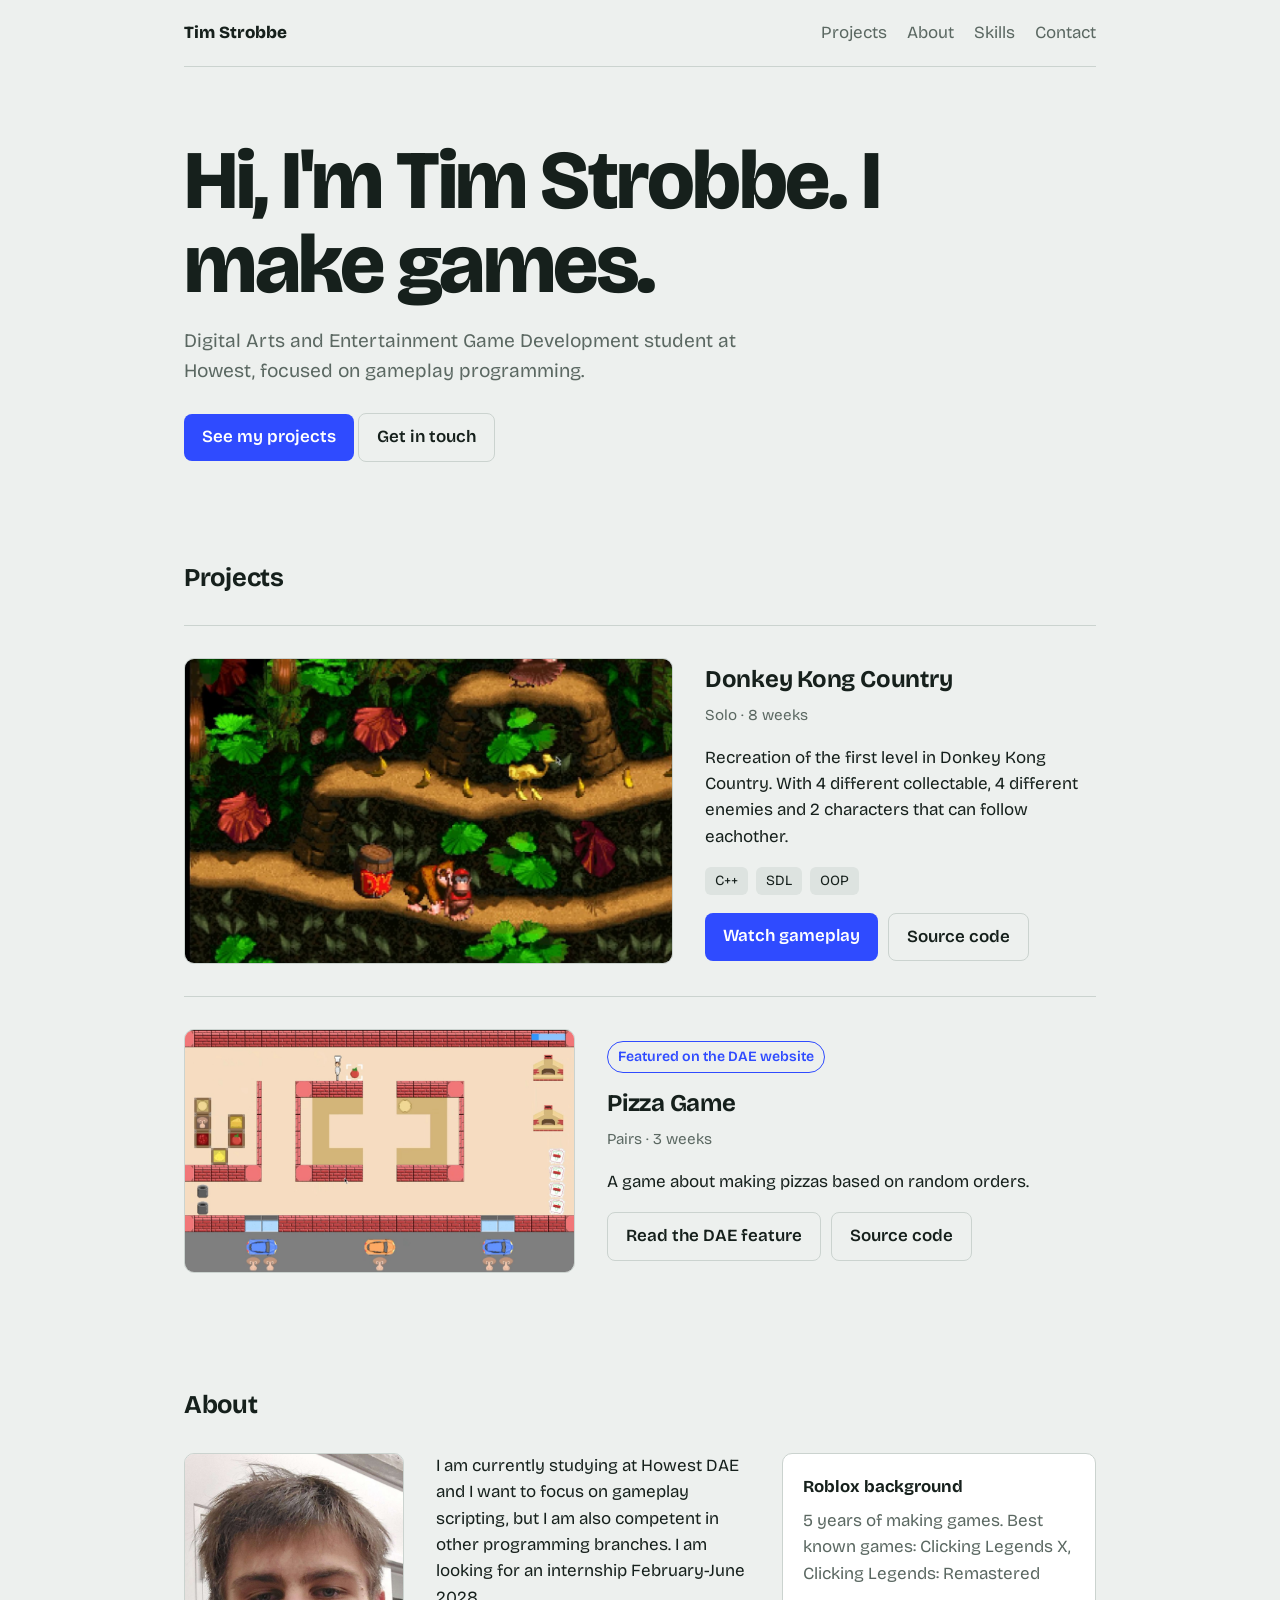
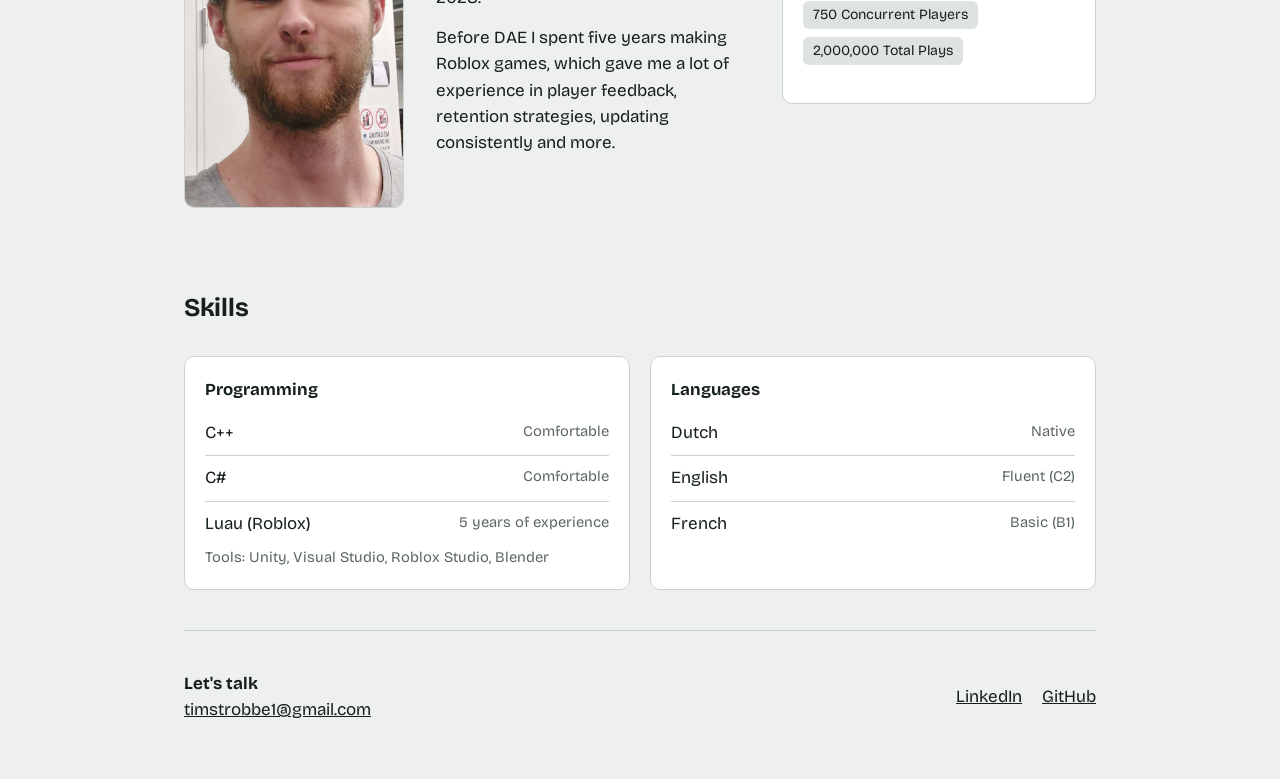
<file: index.html>
<!DOCTYPE html>
<html lang="en">
<head>
  <meta charset="utf-8">
  <title>Tim Strobbe – Game Developer Portfolio</title>
  <meta name="description" content="Portfolio of Tim Strobbe, gameplay programmer and Digital Arts and Entertainment student at Howest.">

  <!-- Google Font -->
  <link rel="stylesheet" href="https://fonts.googleapis.com/css2?family=Bricolage+Grotesque:opsz,wght@12..96,400;12..96,600;12..96,800&display=swap">

  <!-- Your styles -->
  <link rel="stylesheet" href="style.css">
</head>
<body>
<div class="wrap">

  <!-- <div class="note">Template preview: grey boxes mark where your screenshots go. Replace all placeholder text with your own.</div> -->

  <!-- ===== NAVIGATION ===== -->
  <nav>
    <a class="name" href="#top">Tim Strobbe</a>
    <div class="links">
      <a href="#projects">Projects</a>
      <a href="#about">About</a>
      <a href="#skills">Skills</a>
      <a href="#contact">Contact</a>
    </div>
  </nav>

  <!-- ===== HERO ===== -->
  <header class="hero" id="top">
    <h1>Hi, I'm Tim Strobbe. I make games.</h1>
    <p class="lead">Digital Arts and Entertainment Game Development student at Howest, focused on gameplay programming.</p>
    <a class="btn" href="#projects">See my projects</a>
    <a class="btn ghost" href="#contact">Get in touch</a>
  </header>

  <!-- ===== PROJECTS ===== -->
  <section id="projects">
    <h2>Projects</h2>

    <!-- Project 1 -->
    <article class="project">
      <div class="shot">
        <img src="images/DonkeyKongCountry.jpg">
      </div>
      <div>
        <!-- <span class="inProgressBadge">In progress</span> -->
        <h3>Donkey Kong Country</h3>
        <p class="meta">Solo · 8 weeks</p>
        <p>Recreation of the first level in Donkey Kong Country. With 4 different collectable, 4 different enemies and 2 characters that can follow eachother.</p>
        <ul class="tags">
          <li>C++</li>
          <li>SDL</li>
          <li>OOP</li>
        </ul>
        <div class="actions">
          <a class="btn" href="https://www.youtube.com/watch?v=zUKhITFQ8gw">Watch gameplay</a>
          <a class="btn ghost" href="https://github.com/TTimothyR/DonkeyKongCountry">Source code</a>
        </div>
      </div>
    </article>

    <!-- Project 2 -->
    <article class="project small">
      <div class="shot">
        <img src="images/PizzaGame.jpg">
      </div>
      <div>
        <span class="badge">Featured on the DAE website</span>
        <h3>Pizza Game</h3>
        <p class="meta">Pairs · 3 weeks</p>
        <p>A game about making pizzas based on random orders.</p>
        <div class="actions">
          <a class="btn ghost" href="https://www.digitalartsandentertainment.be/page/22/Programming+1">Read the DAE feature</a>
          <a class="btn ghost" href="https://github.com/TTimothyR/PizzaGame">Source code</a>
        </div>
      </div>
    </article>
  </section>

  <!-- ===== ABOUT ===== -->
  <section id="about">
    <h2>About</h2>
    <div class="about">
      <div class="portrait">
        <img src="images/Picture.jpg">
      </div>
      <div>
        <p>I am currently studying at Howest DAE and I want to focus on gameplay scripting, but I am also competent in other programming branches. I am looking for an internship February-June 2028.</p>
        <p>Before DAE I spent five years making Roblox games, which gave me a lot of experience in player feedback, retention strategies, updating consistently and more.</p>
      </div>
      <div class="card">
        <h3>Roblox background</h3>
        <p>5 years of making games. Best known games: Clicking Legends X, Clicking Legends: Remastered</p>
        <ul class="tags">
          <li>750 Concurrent Players</li>
          <li>2,000,000 Total Plays</li>
        </ul>
      </div>
    </div>
  </section>

  <!-- ===== SKILLS ===== -->
  <section id="skills">
    <h2>Skills</h2>
    <div class="skills">
      <div class="card">
        <h3>Programming</h3>
        <ul class="skill-list">
          <li><span>C++</span><span class="lvl">Comfortable</span></li>
          <li><span>C#</span><span class="lvl">Comfortable</span></li>
          <li><span>Luau (Roblox)</span><span class="lvl">5 years of experience</span></li>
        </ul>
        <p class="skill-note">Tools: Unity, Visual Studio, Roblox Studio, Blender</p>
      </div>
      <div class="card">
        <h3>Languages</h3>
        <ul class="skill-list">
          <li><span>Dutch</span><span class="lvl">Native</span></li>
          <li><span>English</span><span class="lvl">Fluent (C2)</span></li>
          <li><span>French</span><span class="lvl">Basic (B1)</span></li>
        </ul>
      </div>
    </div>
  </section>

  <!-- ===== CONTACT / FOOTER ===== -->
  <footer id="contact">
    <div>
      <strong>Let's talk</strong><br>
      <a href="mailto:timstrobbe1@gmail.com">timstrobbe1@gmail.com</a>
    </div>
    <div class="row">
      <a href="https://www.linkedin.com/in/tim-strobbe-767691399">LinkedIn</a>
      <a href="https://github.com/TTimothyR">GitHub</a>
    </div>
  </footer>

</div>
</body>
</html>
</file>
<file: style.css>
/* ==========================================================
   COLORS & THEME
   Change colors here; the whole site updates.
   ========================================================== */

:root {
  --bg: #EDF0EE;
  --surface: #FFFFFF;
  --ink: #16201C;
  --muted: #5B6862;
  --line: #CBD3CF;
  --accent: #2F4BFF;
  --accent-ink: #FFFFFF;
  --tag: #DDE3E0;

  box-sizing: border-box;
  padding-top: env(safe-area-inset-top, 0px);
  padding-bottom: env(safe-area-inset-bottom, 0px);
}

/* Dark mode: follows the visitor's system setting */
@media (prefers-color-scheme: dark) {
  :root:not([data-theme="light"]) {
    --bg: #141A17;
    --surface: #1D2521;
    --ink: #EAF0EC;
    --muted: #9AA8A1;
    --line: #303B36;
    --accent: #7C90FF;
    --inProgress: #369131;
    --accent-ink: #101522;
    --tag: #27322D;
  }
}

/* Dark mode: forced via data-theme="dark" */
:root[data-theme="dark"] {
  --bg: #141A17;
  --surface: #1D2521;
  --ink: #EAF0EC;
  --muted: #9AA8A1;
  --line: #303B36;
  --accent: #7C90FF;
  --accent-ink: #101522;
  --tag: #27322D;
}


/* ==========================================================
   BASE
   ========================================================== */

html {
  scroll-padding-top: env(safe-area-inset-top, 0px);
}

* {
  box-sizing: border-box;
}

body {
  margin: 0;
  background: var(--bg);
  color: var(--ink);
  font-family: "Bricolage Grotesque", system-ui, sans-serif;
  line-height: 1.55;
  font-size: 17px;
}

a {
  color: inherit;
}

:focus-visible {
  outline: 3px solid var(--accent);
  outline-offset: 3px;
}

.wrap {
  max-width: 960px;
  margin: 0 auto;
  padding: 0 24px;
}

section {
  padding: 40px 0;
}

h2 {
  font-size: 1.6rem;
  letter-spacing: -.01em;
  margin: 0 0 28px;
}


/* ==========================================================
   NAVIGATION
   ========================================================== */

nav {
  display: flex;
  gap: 24px;
  justify-content: space-between;
  align-items: center;
  padding: 20px 0;
  border-bottom: 1px solid var(--line);
}

nav .links {
  display: flex;
  gap: 20px;
  flex-wrap: wrap;
}

nav a {
  text-decoration: none;
  color: var(--muted);
}

nav a:hover {
  color: var(--ink);
}

.name {
  font-weight: 800;
  color: var(--ink) !important;
}


/* ==========================================================
   HERO
   ========================================================== */

header.hero {
  padding: 72px 0 56px;
}

h1 {
  font-size: clamp(2.6rem, 8vw, 5.2rem);
  line-height: 1;
  letter-spacing: -.03em;
  margin: 0 0 20px;
  font-weight: 800;
  max-width: 14ch;
}

.lead {
  font-size: 1.2rem;
  color: var(--muted);
  max-width: 52ch;
  margin: 0 0 28px;
}


/* ==========================================================
   BUTTONS
   ========================================================== */

.btn {
  display: inline-block;
  padding: 10px 18px;
  border-radius: 8px;
  background: var(--accent);
  color: var(--accent-ink);
  text-decoration: none;
  font-weight: 600;
}

.btn.ghost {
  background: transparent;
  color: var(--ink);
  border: 1.5px solid var(--line);
}

.btn.ghost:hover {
  border-color: var(--ink);
}


/* ==========================================================
   PROJECTS
   ========================================================== */

.project {
  display: grid;
  grid-template-columns: 1.25fr 1fr;
  gap: 32px;
  align-items: center;
  padding: 32px 0;
  border-top: 1px solid var(--line);
}

/* Second project: image on the left, text on the right */
.project.small {
  grid-template-columns: 1fr 1.25fr;
}

.project.small .shot {
  order: -1;
}

.project h3 {
  font-size: 1.5rem;
  margin: 0 0 6px;
  letter-spacing: -.01em;
}

.meta {
  color: var(--muted);
  font-size: .95rem;
  margin: 0 0 12px;
}

.tags {
  display: flex;
  flex-wrap: wrap;
  gap: 8px;
  margin: 14px 0 18px;
  padding: 0;
  list-style: none;
}

.tags li {
  background: var(--tag);
  border-radius: 6px;
  padding: 3px 10px;
  font-size: .88rem;
}

.actions {
  display: flex;
  flex-wrap: wrap;
  gap: 10px;
}

.badge {
  display: inline-block;
  margin-bottom: 12px;
  padding: 4px 10px;
  border-radius: 999px;
  border: 1.5px solid var(--accent);
  color: var(--accent);
  font-weight: 600;
  font-size: .88rem;
}

.inProgressBadge{
  display: inline-block;
  margin-bottom: 12px;
  padding: 4px 10px;
  border-radius: 999px;
  border: 1.5px solid var(--inProgress);
  color: var(--inProgress);
  font-weight: 600;
  font-size: .88rem;
}


/* ==========================================================
   SCREENSHOT PLACEHOLDER BOXES
   ========================================================== */

.shot {
  aspect-ratio: 16/10;
  border-radius: 10px;
  border: 1px solid var(--line);
  overflow: hidden;
  position: relative;
  display: grid;
  place-items: center;
  background: linear-gradient(135deg, var(--tag), var(--surface));
  color: var(--muted);
  font-size: .9rem;
  text-align: center;
  padding: 12px;
}

/* Grid pattern behind the placeholder text */
.shot::before {
  content: "";
  position: absolute;
  inset: 0;
  background-image:
    linear-gradient(var(--line) 1px, transparent 1px),
    linear-gradient(90deg, var(--line) 1px, transparent 1px);
  background-size: 24px 24px;
  opacity: .5;
}

.shot span {
  position: relative;
  background: var(--surface);
  padding: 6px 12px;
  border-radius: 6px;
  border: 1px dashed var(--muted);
}


/* ==========================================================
   ABOUT
   ========================================================== */

.about {
  display: grid;
  grid-template-columns: 220px 1fr 1fr;
  gap: 32px;
  align-items: start;
}

.about p {
  margin: 0 0 14px;
  max-width: 54ch;
}

.portrait {
  width: 100%;
  max-width: 220px;
  aspect-ratio: 4/5;
  border-radius: 10px;
  border: 1px solid var(--line);
  background: linear-gradient(135deg, var(--tag), var(--surface));
  display: grid;
  place-items: center;
  color: var(--muted);
  font-size: .9rem;
  text-align: center;
}

.portrait span {
  background: var(--surface);
  padding: 6px 12px;
  border-radius: 6px;
  border: 1px dashed var(--muted);
}


/* ==========================================================
   SKILLS & CARDS
   ========================================================== */

.skills {
  display: grid;
  grid-template-columns: 1fr 1fr;
  gap: 20px;
}

.skill-list {
  list-style: none;
  margin: 0;
  padding: 0;
}

.skill-list li {
  display: flex;
  justify-content: space-between;
  gap: 16px;
  padding: 9px 0;
  border-bottom: 1px solid var(--line);
}

.skill-list li:last-child {
  border-bottom: 0;
}

.skill-list .lvl {
  color: var(--muted);
  font-size: .92rem;
  text-align: right;
}

.skill-note {
  margin: 12px 0 0;
  color: var(--muted);
  font-size: .92rem;
}

.card {
  background: var(--surface);
  border: 1px solid var(--line);
  border-radius: 10px;
  padding: 20px;
}

.card h3 {
  margin: 0 0 8px;
  font-size: 1.05rem;
}

.card p {
  margin: 0;
  color: var(--muted);
}


/* ==========================================================
   FOOTER
   ========================================================== */

footer {
  border-top: 1px solid var(--line);
  padding: 40px 0 56px;
  display: flex;
  flex-wrap: wrap;
  gap: 16px 32px;
  justify-content: space-between;
  align-items: center;
}

footer .row {
  display: flex;
  gap: 20px;
  flex-wrap: wrap;
}


/* ==========================================================
   TEMPLATE NOTE (delete this together with the note in index.html)
   ========================================================== */

.note {
  background: var(--surface);
  border: 1px dashed var(--accent);
  border-radius: 8px;
  padding: 10px 14px;
  margin: 16px 0 0;
  font-size: .9rem;
  color: var(--muted);
}


/* ==========================================================
   MOBILE (screens 720px wide or smaller)
   ========================================================== */

@media (max-width: 720px) {
  .project,
  .project.small,
  .about,
  .skills {
    grid-template-columns: 1fr;
  }

  .project.small .shot {
    order: 0;
  }

  header.hero {
    padding: 48px 0 32px;
  }
}

/* .shot img,
.portrait img {
  position: absolute;
  inset: 0;
  width: 100%;
  height: 100%;
  object-fit:cover;
  display: block;
}

.portrait {
  position: absolute;
  object-fit:fill;
  overflow: hidden;
} */

.shot img {
  position: absolute;
  inset: 0;
  width: 100%;
  height: 100%;
  object-fit: cover;
  display: block;
}

.portrait {
  overflow: hidden;
  aspect-ratio: auto;   /* box follows the photo's shape */
}

.portrait img {
  width: 100%;
  height: auto;         /* keep the photo's own proportions */
  display: block;
}
</file>
